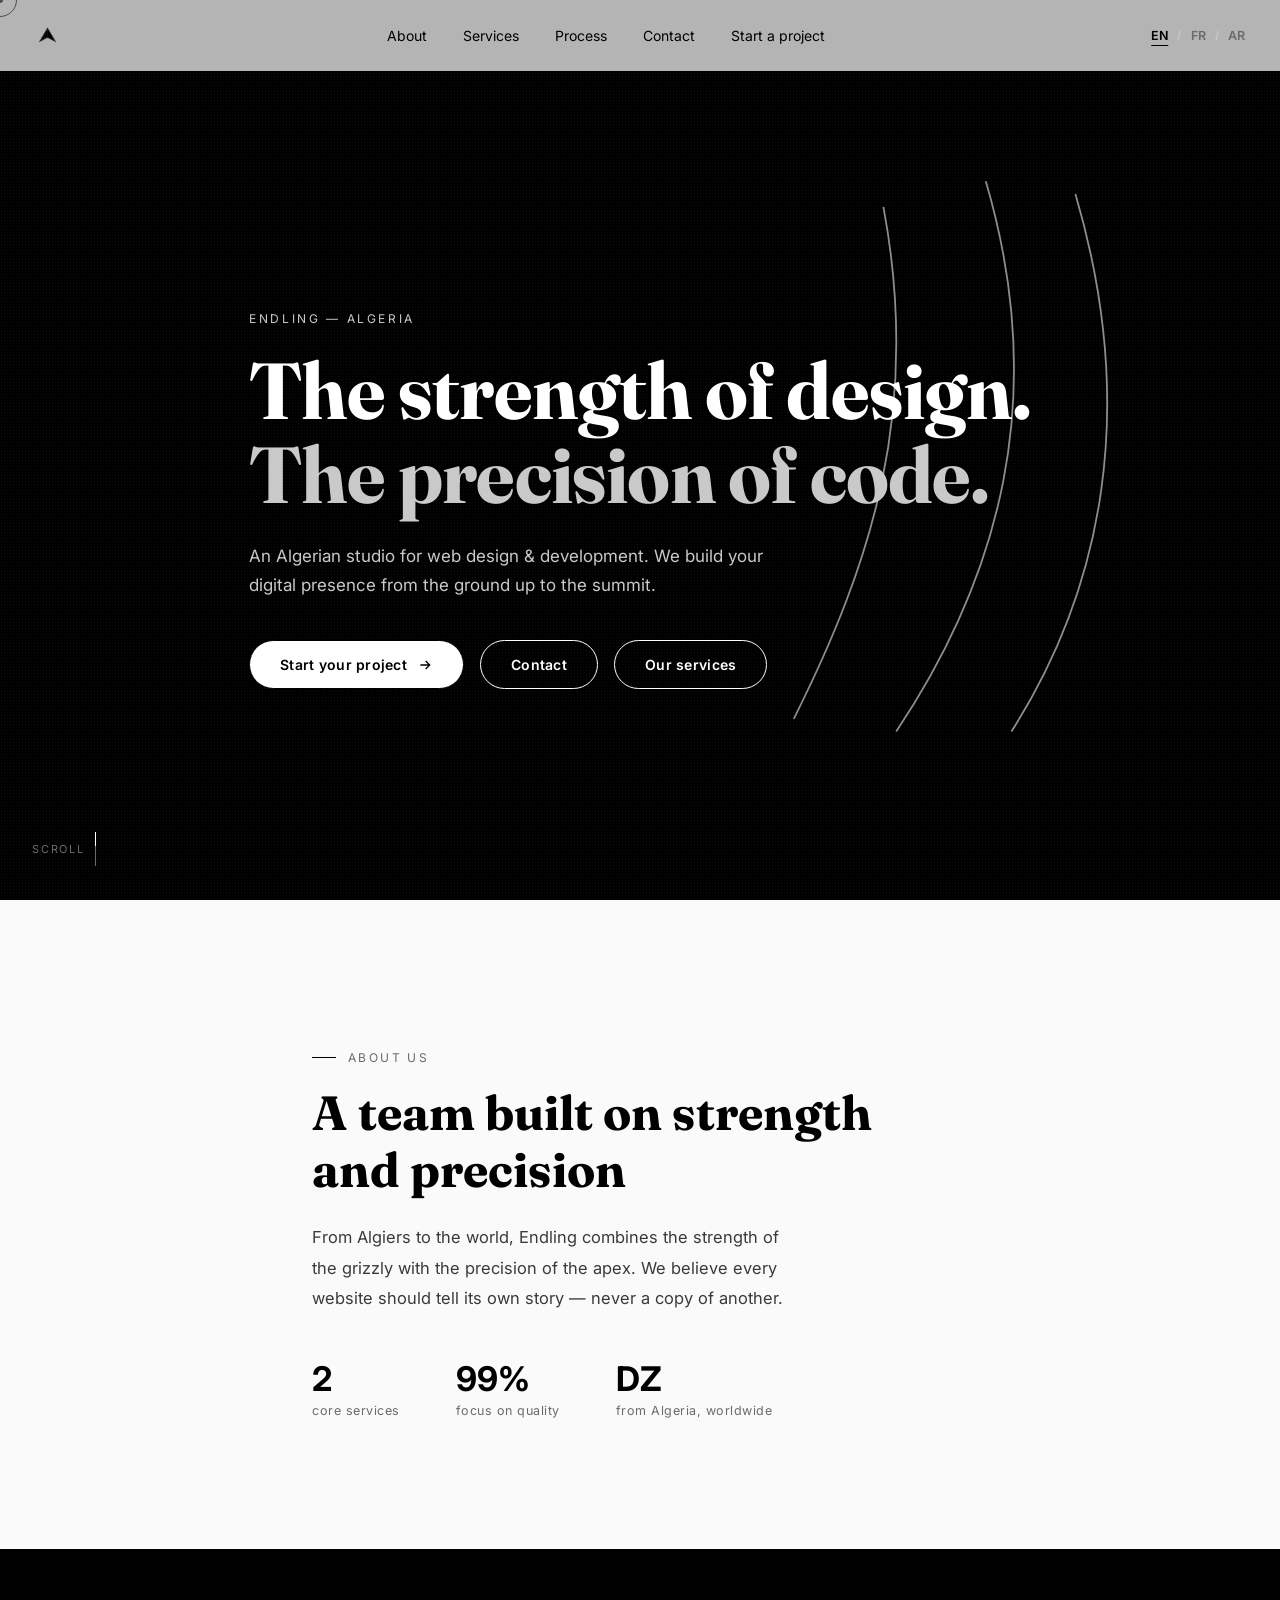
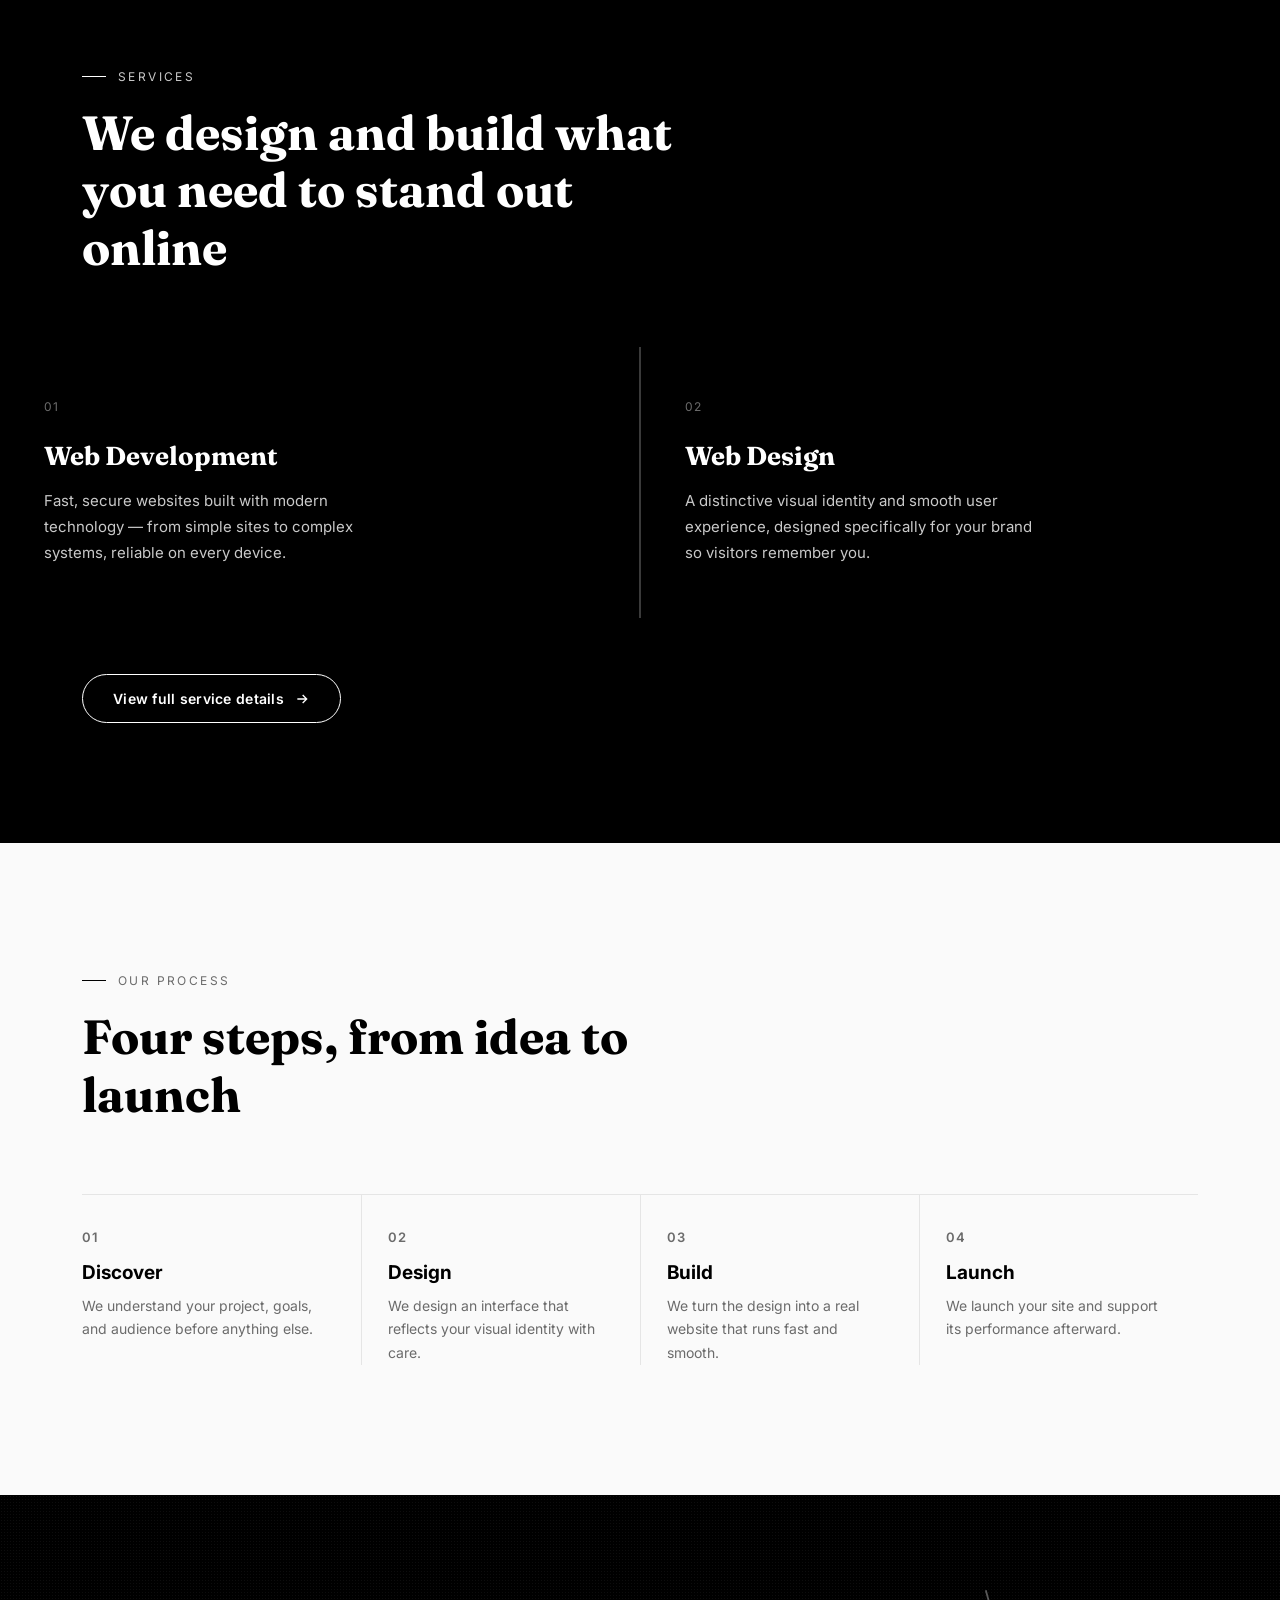
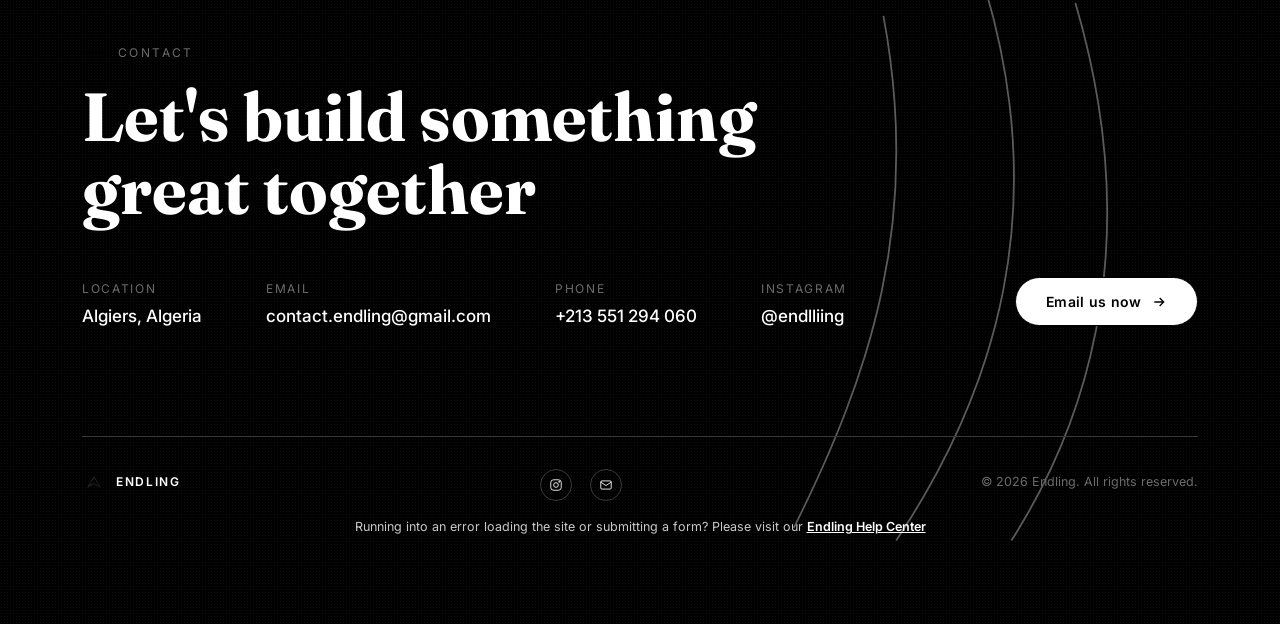
<file: index.html>
<!DOCTYPE html>
<html lang="en" dir="ltr">
<head>
<meta charset="UTF-8">
<meta name="viewport" content="width=device-width, initial-scale=1.0">
<title>Endling — Web Design & Development</title>
<link rel="preconnect" href="https://fonts.googleapis.com">
<link rel="preconnect" href="https://fonts.gstatic.com" crossorigin>
<link href="https://fonts.googleapis.com/css2?family=Fraunces:opsz,wght@9..144,400;9..144,500;9..144,600;9..144,700&family=Inter:wght@400;500;600;700&family=IBM+Plex+Sans+Arabic:wght@400;500;600;700&display=swap" rel="stylesheet">
<link rel="stylesheet" href="assets/css/style.css">
</head>
<body>
 
<div class="grain" style="position:fixed;z-index:0;"></div>
 
<header id="header">
  <a href="#top" class="logo-mark">
    <img src="assets/logo-black-transparent.png" alt="Endling" id="navLogo">
  </a>
  <nav class="links">
    <a href="#about" data-ar="من نحن" data-en="About" data-fr="À propos">About</a>
    <a href="services.html" data-ar="خدماتنا" data-en="Services" data-fr="Services">Services</a>
    <a href="#process" data-ar="طريقة عملنا" data-en="Process" data-fr="Processus">Process</a>
    <a href="index.html#contact" data-ar="تواصل معنا" data-en="Contact" data-fr="Contact">Contact</a>
    <a href="start-project.html" data-ar="اطلب موقعك" data-en="Start a project" data-fr="Démarrer un projet">Start a project</a>
  </nav>
  <div class="nav-right">
    <div class="lang-switch" id="langSwitch">
      <button data-lang="en" class="active">EN</button>
      <span class="sep">/</span>
      <button data-lang="fr">FR</button>
      <span class="sep">/</span>
      <button data-lang="ar">AR</button>
    </div>
    <button class="burger" id="burgerBtn"><span></span><span></span><span></span></button>
  </div>
</header>
 
<div id="top"></div>
 
<section class="hero">
  <div class="grain"></div>
  <svg class="claw-hero" viewBox="0 0 500 500">
    <path d="M60 460 C120 340 160 220 130 60"/>
    <path d="M140 470 C220 350 260 210 210 40"/>
    <path d="M230 470 C300 360 330 220 280 50"/>
  </svg>
  <div class="wrap">
    <div class="eyebrow" data-ar="ENDLING — الجزائر" data-en="ENDLING — ALGERIA" data-fr="ENDLING — ALGÉRIE">ENDLING — ALGERIA</div>
    <h1 class="disp">
      <span data-ar="قوة التصميم." data-en="The strength of design." data-fr="La force du design.">The strength of design.</span><br>
      <em data-ar="دقة البرمجة." data-en="The precision of code." data-fr="La précision du code.">The precision of code.</em>
    </h1>
    <p class="sub" data-ar="شركة جزائرية متخصصة في تصميم وتطوير المواقع الإلكترونية. نبني حضورك الرقمي من الأساس حتى القمة." data-en="An Algerian studio for web design & development. We build your digital presence from the ground up to the summit." data-fr="Un studio algérien de conception et développement web. Nous construisons votre présence numérique, du sol jusqu'au sommet.">An Algerian studio for web design & development. We build your digital presence from the ground up to the summit.</p>
    <div class="hero-cta">
      <a href="start-project.html" class="btn btn-solid">
        <span data-ar="ابدأ مشروعك" data-en="Start your project" data-fr="Démarrer votre projet">Start your project</span>
        <svg viewBox="0 0 24 24" fill="none" stroke="currentColor" stroke-width="2"><path d="M5 12h14M13 6l6 6-6 6"/></svg>
      </a>
      <a href="#contact" class="btn btn-ghost">
        <span data-ar="تواصل معنا" data-en="Contact" data-fr="Contact">Contact</span>
      </a>
      <a href="#services" class="btn btn-ghost">
        <span data-ar="خدماتنا" data-en="Our services" data-fr="Nos services">Our services</span>
      </a>
    </div>
  </div>
  <div class="scroll-cue">
    <span data-ar="اسحب للأسفل" data-en="Scroll" data-fr="Défiler">Scroll</span>
    <div class="line"></div>
  </div>
</section>
 
<section class="about" id="about">
  <div class="wrap about-grid">
    <div class="reveal">
      <div class="kicker" data-ar="من نحن" data-en="About us" data-fr="À propos de nous">About us</div>
      <h2 class="disp" data-ar="فريق يجمع بين القوة والدقة" data-en="A team built on strength and precision" data-fr="Une équipe fondée sur la force et la précision">A team built on strength and precision</h2>
      <p data-ar="من الجزائر العاصمة إلى العالم، نحن فريق Endling — نجمع بين قوة الدب الرمادي ودقة القمة لنصنع مواقع لا تشبه غيرها. نؤمن أن كل موقع يجب أن يروي قصته الخاصة، لا أن يكون نسخة مكررة عن غيره." data-en="From Algiers to the world, Endling combines the strength of the grizzly with the precision of the apex. We believe every website should tell its own story — never a copy of another." data-fr="D'Alger au monde entier, Endling combine la force du grizzly à la précision du sommet. Nous croyons que chaque site doit raconter sa propre histoire — jamais une copie d'un autre.">From Algiers to the world, Endling combines the strength of the grizzly with the precision of the apex. We believe every website should tell its own story — never a copy of another.</p>
      <div class="stats-row">
        <div class="stat">
          <b data-count="2" data-suffix="">02</b>
          <span data-ar="خدمات أساسية" data-en="core services" data-fr="services principaux">core services</span>
        </div>
        <div class="stat">
          <b data-count="100" data-suffix="%">100%</b>
          <span data-ar="تركيز على الجودة" data-en="focus on quality" data-fr="axé sur la qualité">focus on quality</span>
        </div>
        <div class="stat">
          <b>DZ</b>
          <span data-ar="من الجزائر للعالم" data-en="from Algeria, worldwide" data-fr="de l'Algérie au monde">from Algeria, worldwide</span>
        </div>
      </div>
    </div>
  </div>
</section>
 
<section class="services" id="services">
  <div class="wrap">
    <div class="kicker reveal" data-ar="خدماتنا" data-en="Services" data-fr="Services">Services</div>
    <h2 class="disp reveal" data-ar="نصمم ونبرمج ما تحتاجه لتتفوق رقمياً" data-en="We design and build what you need to stand out online" data-fr="Nous concevons et développons ce qu'il vous faut pour vous démarquer en ligne">We design and build what you need to stand out online</h2>
  </div>
  <div class="service-grid reveal-stagger reveal">
    <div class="service-card r-item">
      <span class="service-num">01</span>
      <h3 class="disp" data-ar="تطوير المواقع" data-en="Web Development" data-fr="Développement Web">Web Development</h3>
      <p data-ar="مواقع سريعة وآمنة، مبنية بأحدث التقنيات — من الموقع البسيط إلى الأنظمة المعقدة، وبأداء موثوق على جميع الأجهزة." data-en="Fast, secure websites built with modern technology — from simple sites to complex systems, reliable on every device." data-fr="Des sites rapides et sécurisés, conçus avec des technologies modernes — du site simple aux systèmes complexes, fiables sur tous les appareils.">Fast, secure websites built with modern technology — from simple sites to complex systems, reliable on every device.</p>
      <svg class="claw-hover" viewBox="0 0 220 220">
        <path d="M10 210 C60 150 80 90 60 10"/>
        <path d="M70 215 C130 155 150 90 120 5"/>
        <path d="M130 215 C180 160 195 95 165 15"/>
      </svg>
    </div>
    <div class="service-card r-item">
      <span class="service-num">02</span>
      <h3 class="disp" data-ar="تصميم المواقع" data-en="Web Design" data-fr="Conception Web">Web Design</h3>
      <p data-ar="هوية بصرية مميزة وتجربة استخدام سلسة، تُصمم خصيصاً لعلامتك التجارية بحيث يتذكرك زوارك من أول نظرة." data-en="A distinctive visual identity and smooth user experience, designed specifically for your brand so visitors remember you." data-fr="Une identité visuelle distinctive et une expérience utilisateur fluide, pensées pour votre marque afin que vos visiteurs se souviennent de vous.">A distinctive visual identity and smooth user experience, designed specifically for your brand so visitors remember you.</p>
      <svg class="claw-hover" viewBox="0 0 220 220">
        <path d="M10 210 C60 150 80 90 60 10"/>
        <path d="M70 215 C130 155 150 90 120 5"/>
        <path d="M130 215 C180 160 195 95 165 15"/>
      </svg>
    </div>
  </div>
  <div class="wrap" style="margin-top:56px;">
    <a href="services.html" class="btn btn-ghost" style="color:#fff;">
      <span data-ar="عرض تفاصيل الخدمات" data-en="View full service details" data-fr="Voir tous les détails des services">View full service details</span>
      <svg viewBox="0 0 24 24" fill="none" stroke="currentColor" stroke-width="2"><path d="M5 12h14M13 6l6 6-6 6"/></svg>
    </a>
  </div>
</section>
 
<section class="process" id="process">
  <div class="wrap">
    <div class="kicker reveal" data-ar="طريقة عملنا" data-en="Our process" data-fr="Notre processus">Our process</div>
    <h2 class="disp reveal" data-ar="أربع خطوات من الفكرة إلى الإطلاق" data-en="Four steps, from idea to launch" data-fr="Quatre étapes, de l'idée au lancement">Four steps, from idea to launch</h2>
    <div class="steps reveal-stagger reveal">
      <div class="step r-item">
        <div class="step-num">01</div>
        <h4 data-ar="الاكتشاف" data-en="Discover" data-fr="Découverte">Discover</h4>
        <p data-ar="نفهم مشروعك، أهدافك، وجمهورك المستهدف قبل أي خطوة." data-en="We understand your project, goals, and audience before anything else." data-fr="Nous comprenons avant tout votre projet, vos objectifs et votre public.">We understand your project, goals, and audience before anything else.</p>
      </div>
      <div class="step r-item">
        <div class="step-num">02</div>
        <h4 data-ar="التصميم" data-en="Design" data-fr="Design">Design</h4>
        <p data-ar="نصمم واجهة تعكس هويتك البصرية بدقة وذوق." data-en="We design an interface that reflects your visual identity with care." data-fr="Nous concevons une interface qui reflète votre identité visuelle avec soin.">We design an interface that reflects your visual identity with care.</p>
      </div>
      <div class="step r-item">
        <div class="step-num">03</div>
        <h4 data-ar="البرمجة" data-en="Build" data-fr="Développement">Build</h4>
        <p data-ar="نحوّل التصميم إلى موقع حقيقي يعمل بسلاسة وسرعة." data-en="We turn the design into a real website that runs fast and smooth." data-fr="Nous transformons le design en un vrai site web rapide et fluide.">We turn the design into a real website that runs fast and smooth.</p>
      </div>
      <div class="step r-item">
        <div class="step-num">04</div>
        <h4 data-ar="الإطلاق" data-en="Launch" data-fr="Lancement">Launch</h4>
        <p data-ar="ننشر موقعك ونتابع أداءه بعد الإطلاق مباشرة." data-en="We launch your site and support its performance afterward." data-fr="Nous lançons votre site et suivons ses performances par la suite.">We launch your site and support its performance afterward.</p>
      </div>
    </div>
  </div>
</section>
 
<section class="contact" id="contact">
  <div class="grain"></div>
  <svg class="claw-hero" viewBox="0 0 500 500">
    <path d="M60 460 C120 340 160 220 130 60"/>
    <path d="M140 470 C220 350 260 210 210 40"/>
    <path d="M230 470 C300 360 330 220 280 50"/>
  </svg>
  <div class="wrap contact-inner">
    <div class="kicker reveal" data-ar="تواصل معنا" data-en="Contact" data-fr="Contact">Contact</div>
    <h2 class="disp reveal" data-ar="لنبني شيئاً عظيماً معاً" data-en="Let's build something great together" data-fr="Construisons ensemble quelque chose de formidable">Let's build something great together</h2>
    <div class="contact-grid reveal">
      <div class="contact-info">
        <div class="info-block">
          <span data-ar="الموقع" data-en="Location" data-fr="Localisation">Location</span>
          <p data-ar="الجزائر العاصمة، الجزائر" data-en="Algiers, Algeria" data-fr="Alger, Algérie">Algiers, Algeria</p>
        </div>
        <div class="info-block">
          <span data-ar="البريد الإلكتروني" data-en="Email" data-fr="E-mail">Email</span>
          <a href="mailto:contact.endling@gmail.com">contact.endling@gmail.com</a>
        </div>
        <div class="info-block">
          <span data-ar="الهاتف" data-en="Phone" data-fr="Téléphone">Phone</span>
          <a href="tel:+213551294060">+213 551 294 060</a>
        </div>
        <div class="info-block">
          <span data-ar="انستغرام" data-en="Instagram" data-fr="Instagram">Instagram</span>
          <a href="https://www.instagram.com/endlliing/" target="_blank" rel="noopener">@endlliing</a>
        </div>
      </div>
      <a href="mailto:contact.endling@gmail.com" class="btn btn-solid">
        <span data-ar="راسلنا الآن" data-en="Email us now" data-fr="Écrivez-nous">Email us now</span>
        <svg viewBox="0 0 24 24" fill="none" stroke="currentColor" stroke-width="2"><path d="M5 12h14M13 6l6 6-6 6"/></svg>
      </a>
    </div>
    <footer>
      <div class="logo-mark">
        <img src="assets/logo-white-transparent.png" alt="Endling" style="height:26px;">
        <span class="logo-word" data-ar="Endling" data-en="Endling" data-fr="Endling">Endling</span>
      </div>
      <div class="social-row">
        <a href="https://www.instagram.com/endlliing/" target="_blank" rel="noopener" aria-label="Instagram">
          <svg viewBox="0 0 24 24"><rect x="3" y="3" width="18" height="18" rx="5"/><circle cx="12" cy="12" r="4"/><circle cx="17.5" cy="6.5" r="1"/></svg>
        </a>
        <a href="mailto:contact.endling@gmail.com" aria-label="Email">
          <svg viewBox="0 0 24 24"><rect x="3" y="5" width="18" height="14" rx="2"/><path d="M3 7l9 6 9-6"/></svg>
        </a>
      </div>
      <p data-ar="© 2026 Endling. جميع الحقوق محفوظة." data-en="© 2026 Endling. All rights reserved." data-fr="© 2026 Endling. Tous droits réservés.">© 2026 Endling. All rights reserved.</p>
    </footer>
    <p class="help-note">
      <span data-ar="واجهت خطأ أثناء تحميل الموقع أو إرسال نموذج؟ يرجى زيارة" data-en="Running into an error loading the site or submitting a form? Please visit our" data-fr="Une erreur lors du chargement du site ou de l'envoi d'un formulaire ? Consultez notre">Running into an error loading the site or submitting a form? Please visit our</span>
      <a href="help.html" style="text-decoration:underline;" data-ar="مركز مساعدة Endling" data-en="Endling Help Center" data-fr="Centre d'aide Endling">Endling Help Center</a>
    </p>
  </div>
</section>
 
<script src="assets/js/main.js" defer></script>
</body>
</html>
</file>
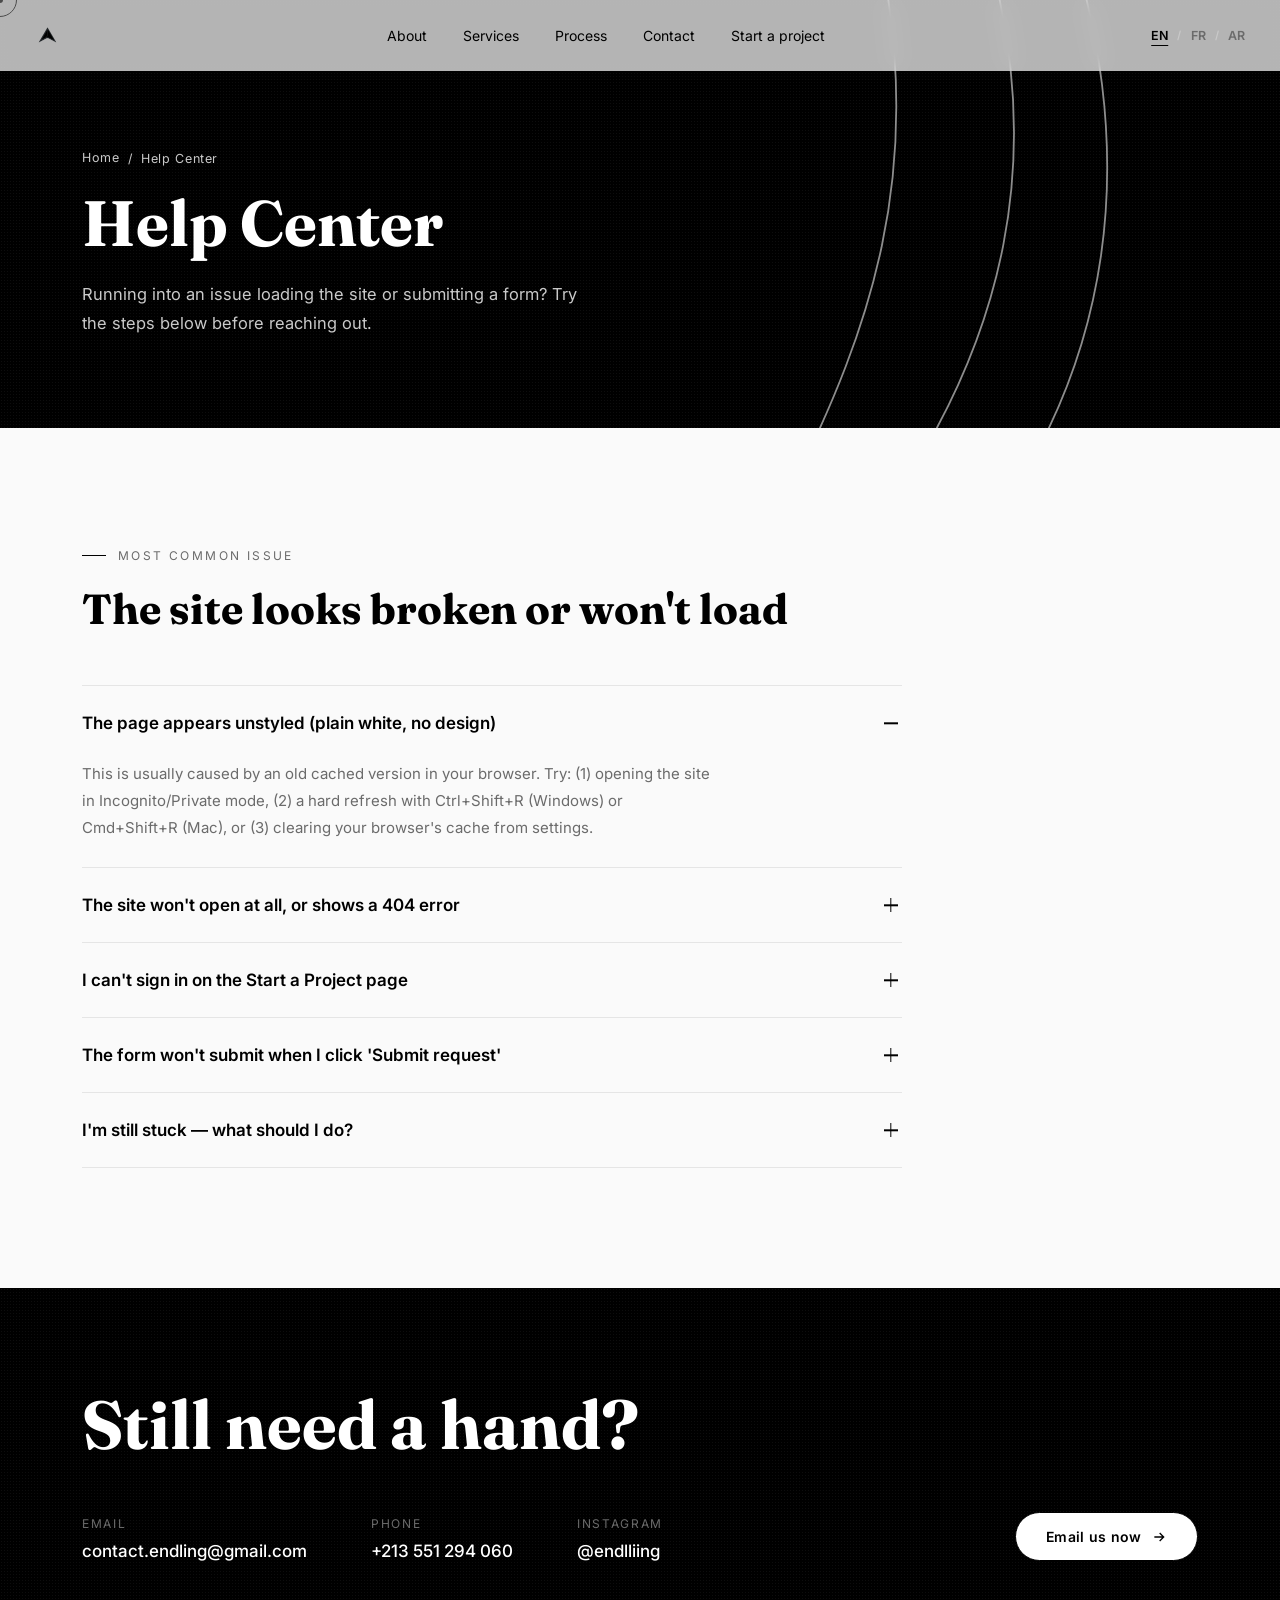
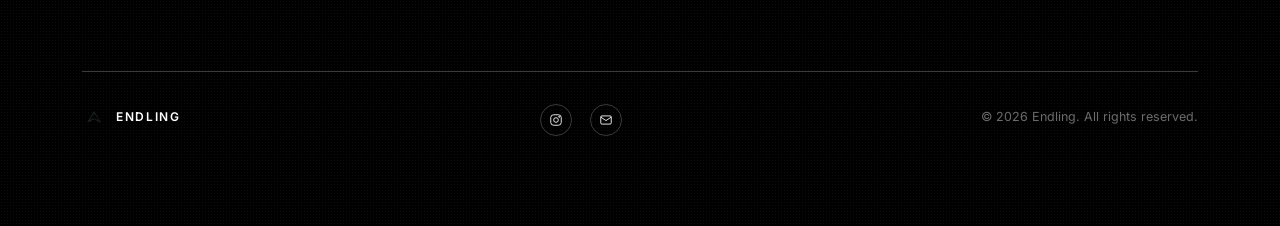
<file: help.html>
<!DOCTYPE html>
<html lang="en" dir="ltr">
<head>
<meta charset="UTF-8">
<meta name="viewport" content="width=device-width, initial-scale=1.0">
<title>Help Center — Endling</title>
<link rel="preconnect" href="https://fonts.googleapis.com">
<link rel="preconnect" href="https://fonts.gstatic.com" crossorigin>
<link href="https://fonts.googleapis.com/css2?family=Fraunces:opsz,wght@9..144,400;9..144,500;9..144,600;9..144,700&family=Inter:wght@400;500;600;700&family=IBM+Plex+Sans+Arabic:wght@400;500;600;700&display=swap" rel="stylesheet">
<link rel="stylesheet" href="assets/css/style.css">
</head>
<body>

<header id="header">
  <a href="index.html" class="logo-mark">
    <img src="assets/logo-black-transparent.png" alt="Endling">
  </a>
  <nav class="links">
    <a href="index.html#about" data-ar="من نحن" data-en="About" data-fr="À propos">About</a>
    <a href="services.html" data-ar="خدماتنا" data-en="Services" data-fr="Services">Services</a>
    <a href="index.html#process" data-ar="طريقة عملنا" data-en="Process" data-fr="Processus">Process</a>
    <a href="index.html#contact" data-ar="تواصل معنا" data-en="Contact" data-fr="Contact">Contact</a>
    <a href="start-project.html" data-ar="اطلب موقعك" data-en="Start a project" data-fr="Démarrer un projet">Start a project</a>
  </nav>
  <div class="nav-right">
    <div class="lang-switch" id="langSwitch">
      <button data-lang="en" class="active">EN</button>
      <span class="sep">/</span>
      <button data-lang="fr">FR</button>
      <span class="sep">/</span>
      <button data-lang="ar">AR</button>
    </div>
    <button class="burger" id="burgerBtn"><span></span><span></span><span></span></button>
  </div>
</header>

<section class="subhero">
  <div class="grain"></div>
  <svg class="claw-hero" viewBox="0 0 500 500">
    <path d="M60 460 C120 340 160 220 130 60"/>
    <path d="M140 470 C220 350 260 210 210 40"/>
    <path d="M230 470 C300 360 330 220 280 50"/>
  </svg>
  <div class="wrap">
    <div class="breadcrumb">
      <a href="index.html" data-ar="الرئيسية" data-en="Home" data-fr="Accueil">Home</a>
      <span>/</span>
      <span data-ar="مركز المساعدة" data-en="Help Center" data-fr="Centre d'aide">Help Center</span>
    </div>
    <h1 class="disp" data-ar="مركز المساعدة" data-en="Help Center" data-fr="Centre d'aide">Help Center</h1>
    <p class="sub" data-ar="واجهت مشكلة أثناء تصفح الموقع أو إرسال نموذج؟ جرّب الحلول أدناه قبل التواصل معنا." data-en="Running into an issue loading the site or submitting a form? Try the steps below before reaching out." data-fr="Un problème pour charger le site ou envoyer un formulaire ? Essayez les étapes ci-dessous avant de nous contacter.">
      Running into an issue loading the site or submitting a form? Try the steps below before reaching out.
    </p>
  </div>
</section>

<section class="faq">
  <div class="wrap">
    <div class="kicker reveal" data-ar="المشكلة الأكثر شيوعاً" data-en="Most common issue" data-fr="Problème le plus courant">Most common issue</div>
    <h2 class="disp reveal" data-ar="الموقع لا يظهر بشكل صحيح" data-en="The site looks broken or won't load" data-fr="Le site s'affiche mal ou ne se charge pas">The site looks broken or won't load</h2>
    <div class="faq-list reveal">

      <div class="faq-item open">
        <button class="faq-q">
          <span data-ar="الصفحة تظهر بدون تصميم (بيضاء وبدون ألوان)" data-en="The page appears unstyled (plain white, no design)" data-fr="La page s'affiche sans mise en forme (blanche, sans design)">The page appears unstyled (plain white, no design)</span>
          <span class="faq-plus"></span>
        </button>
        <div class="faq-a" style="max-height:400px;">
          <p data-ar="هذا غالباً بسبب نسخة قديمة محفوظة في متصفحك (كاش). جرّب: (1) افتح الموقع بوضع التصفح الخفي/الخاص (Incognito)، أو (2) اعمل تحديث قسري بالضغط على Ctrl+Shift+R (ويندوز) أو Cmd+Shift+R (ماك)، أو (3) امسح ذاكرة التخزين المؤقت للمتصفح من الإعدادات." data-en="This is usually caused by an old cached version in your browser. Try: (1) opening the site in Incognito/Private mode, (2) a hard refresh with Ctrl+Shift+R (Windows) or Cmd+Shift+R (Mac), or (3) clearing your browser's cache from settings." data-fr="Cela vient généralement d'une ancienne version mise en cache par votre navigateur. Essayez : (1) ouvrir le site en navigation privée, (2) forcer l'actualisation avec Ctrl+Maj+R (Windows) ou Cmd+Maj+R (Mac), ou (3) vider le cache de votre navigateur.">This is usually caused by an old cached version in your browser. Try: (1) opening the site in Incognito/Private mode, (2) a hard refresh with Ctrl+Shift+R (Windows) or Cmd+Shift+R (Mac), or (3) clearing your browser's cache from settings.</p>
        </div>
      </div>

      <div class="faq-item">
        <button class="faq-q">
          <span data-ar="الموقع لا يفتح إطلاقاً أو يظهر خطأ 404" data-en="The site won't open at all, or shows a 404 error" data-fr="Le site ne s'ouvre pas du tout, ou affiche une erreur 404">The site won't open at all, or shows a 404 error</span>
          <span class="faq-plus"></span>
        </button>
        <div class="faq-a">
          <p data-ar="تأكد من كتابة الرابط كاملاً وبشكل صحيح. تحقق أيضاً من اتصالك بالإنترنت، وجرّب فتح الموقع من متصفح آخر أو من جهاز آخر للتأكد إذا كانت المشكلة عامة أو خاصة بجهازك." data-en="Make sure the link is typed in full and correctly. Also check your internet connection, and try opening the site from a different browser or device to see if the issue is general or specific to your device." data-fr="Vérifiez que le lien est saisi en entier et correctement. Vérifiez aussi votre connexion internet, et essayez d'ouvrir le site depuis un autre navigateur ou appareil pour voir si le problème est général ou propre à votre appareil.">Make sure the link is typed in full and correctly. Also check your internet connection, and try opening the site from a different browser or device to see if the issue is general or specific to your device.</p>
        </div>
      </div>

      <div class="faq-item">
        <button class="faq-q">
          <span data-ar="لا أستطيع تسجيل الدخول في صفحة طلب المشروع" data-en="I can't sign in on the Start a Project page" data-fr="Je n'arrive pas à me connecter sur la page « Démarrer un projet »">I can't sign in on the Start a Project page</span>
          <span class="faq-plus"></span>
        </button>
        <div class="faq-a">
          <p data-ar="تأكد من كتابة البريد الإلكتروني وكلمة المرور بشكل صحيح. إذا كنت تسجل لأول مرة، اختر تبويب 'حساب جديد' بدل 'تسجيل الدخول'. يمكنك أيضاً تجربة تسجيل الدخول عبر Google بدل الإيميل." data-en="Make sure your email and password are entered correctly. If it's your first time, select the 'Create account' tab instead of 'Sign in'. You can also try signing in with Google instead of email." data-fr="Vérifiez que votre e-mail et votre mot de passe sont correctement saisis. Si c'est votre première visite, choisissez l'onglet « Créer un compte » plutôt que « Connexion ». Vous pouvez aussi essayer de vous connecter avec Google plutôt qu'avec un e-mail.">Make sure your email and password are entered correctly. If it's your first time, select the 'Create account' tab instead of 'Sign in'. You can also try signing in with Google instead of email.</p>
        </div>
      </div>

      <div class="faq-item">
        <button class="faq-q">
          <span data-ar="النموذج لا يرسل عند الضغط على 'إرسال الطلب'" data-en="The form won't submit when I click 'Submit request'" data-fr="Le formulaire ne s'envoie pas quand je clique sur « Envoyer la demande »">The form won't submit when I click 'Submit request'</span>
          <span class="faq-plus"></span>
        </button>
        <div class="faq-a">
          <p data-ar="تأكد من تعبئة الحقول المطلوبة (الاسم وفكرة المشروع). تحقق من اتصالك بالإنترنت، وحاول تحديث الصفحة ثم إعادة تسجيل الدخول وتعبئة النموذج من جديد." data-en="Make sure the required fields (name and project idea) are filled in. Check your internet connection, and try refreshing the page, then sign in again and fill the form once more." data-fr="Vérifiez que les champs requis (nom et idée de projet) sont remplis. Vérifiez votre connexion internet, puis essayez d'actualiser la page, de vous reconnecter et de remplir à nouveau le formulaire.">Make sure the required fields (name and project idea) are filled in. Check your internet connection, and try refreshing the page, then sign in again and fill the form once more.</p>
        </div>
      </div>

      <div class="faq-item">
        <button class="faq-q">
          <span data-ar="لا يزال لدي مشكلة، ماذا أفعل؟" data-en="I'm still stuck — what should I do?" data-fr="Le problème persiste, que faire ?">I'm still stuck — what should I do?</span>
          <span class="faq-plus"></span>
        </button>
        <div class="faq-a">
          <p data-ar="تواصل معنا مباشرة وسنساعدك في أسرع وقت — عبر البريد الإلكتروني، الهاتف، أو انستغرام. راجع بيانات التواصل في أسفل هذه الصفحة." data-en="Reach out to us directly and we'll help you as soon as possible — by email, phone, or Instagram. See the contact details at the bottom of this page." data-fr="Contactez-nous directement et nous vous aiderons dès que possible — par e-mail, téléphone ou Instagram. Voir les coordonnées en bas de cette page.">Reach out to us directly and we'll help you as soon as possible — by email, phone, or Instagram. See the contact details at the bottom of this page.</p>
        </div>
      </div>

    </div>
  </div>
</section>

<section class="contact" id="contact" style="padding-top:100px;">
  <div class="grain"></div>
  <div class="wrap contact-inner">
    <h2 class="disp reveal" data-ar="لا تزال بحاجة لمساعدة؟" data-en="Still need a hand?" data-fr="Besoin d'aide supplémentaire ?">Still need a hand?</h2>
    <div class="contact-grid reveal">
      <div class="contact-info">
        <div class="info-block">
          <span data-ar="البريد الإلكتروني" data-en="Email" data-fr="E-mail">Email</span>
          <a href="mailto:contact.endling@gmail.com">contact.endling@gmail.com</a>
        </div>
        <div class="info-block">
          <span data-ar="الهاتف" data-en="Phone" data-fr="Téléphone">Phone</span>
          <a href="tel:+213551294060">+213 551 294 060</a>
        </div>
        <div class="info-block">
          <span data-ar="انستغرام" data-en="Instagram" data-fr="Instagram">Instagram</span>
          <a href="https://www.instagram.com/endlliing/" target="_blank" rel="noopener">@endlliing</a>
        </div>
      </div>
      <a href="mailto:contact.endling@gmail.com" class="btn btn-solid">
        <span data-ar="راسلنا الآن" data-en="Email us now" data-fr="Écrivez-nous">Email us now</span>
        <svg viewBox="0 0 24 24" fill="none" stroke="currentColor" stroke-width="2"><path d="M5 12h14M13 6l6 6-6 6"/></svg>
      </a>
    </div>
    <footer>
      <div class="logo-mark">
        <img src="assets/logo-white-transparent.png" alt="Endling" style="height:26px;">
        <span class="logo-word" data-ar="Endling" data-en="Endling" data-fr="Endling">Endling</span>
      </div>
      <div class="social-row">
        <a href="https://www.instagram.com/endlliing/" target="_blank" rel="noopener" aria-label="Instagram">
          <svg viewBox="0 0 24 24"><rect x="3" y="3" width="18" height="18" rx="5"/><circle cx="12" cy="12" r="4"/><circle cx="17.5" cy="6.5" r="1"/></svg>
        </a>
        <a href="mailto:contact.endling@gmail.com" aria-label="Email">
          <svg viewBox="0 0 24 24"><rect x="3" y="5" width="18" height="14" rx="2"/><path d="M3 7l9 6 9-6"/></svg>
        </a>
      </div>
      <p data-ar="© 2026 Endling. جميع الحقوق محفوظة." data-en="© 2026 Endling. All rights reserved." data-fr="© 2026 Endling. Tous droits réservés.">© 2026 Endling. All rights reserved.</p>
    </footer>
  </div>
</section>

<script src="assets/js/main.js" defer></script>
</body>
</html>
</file>
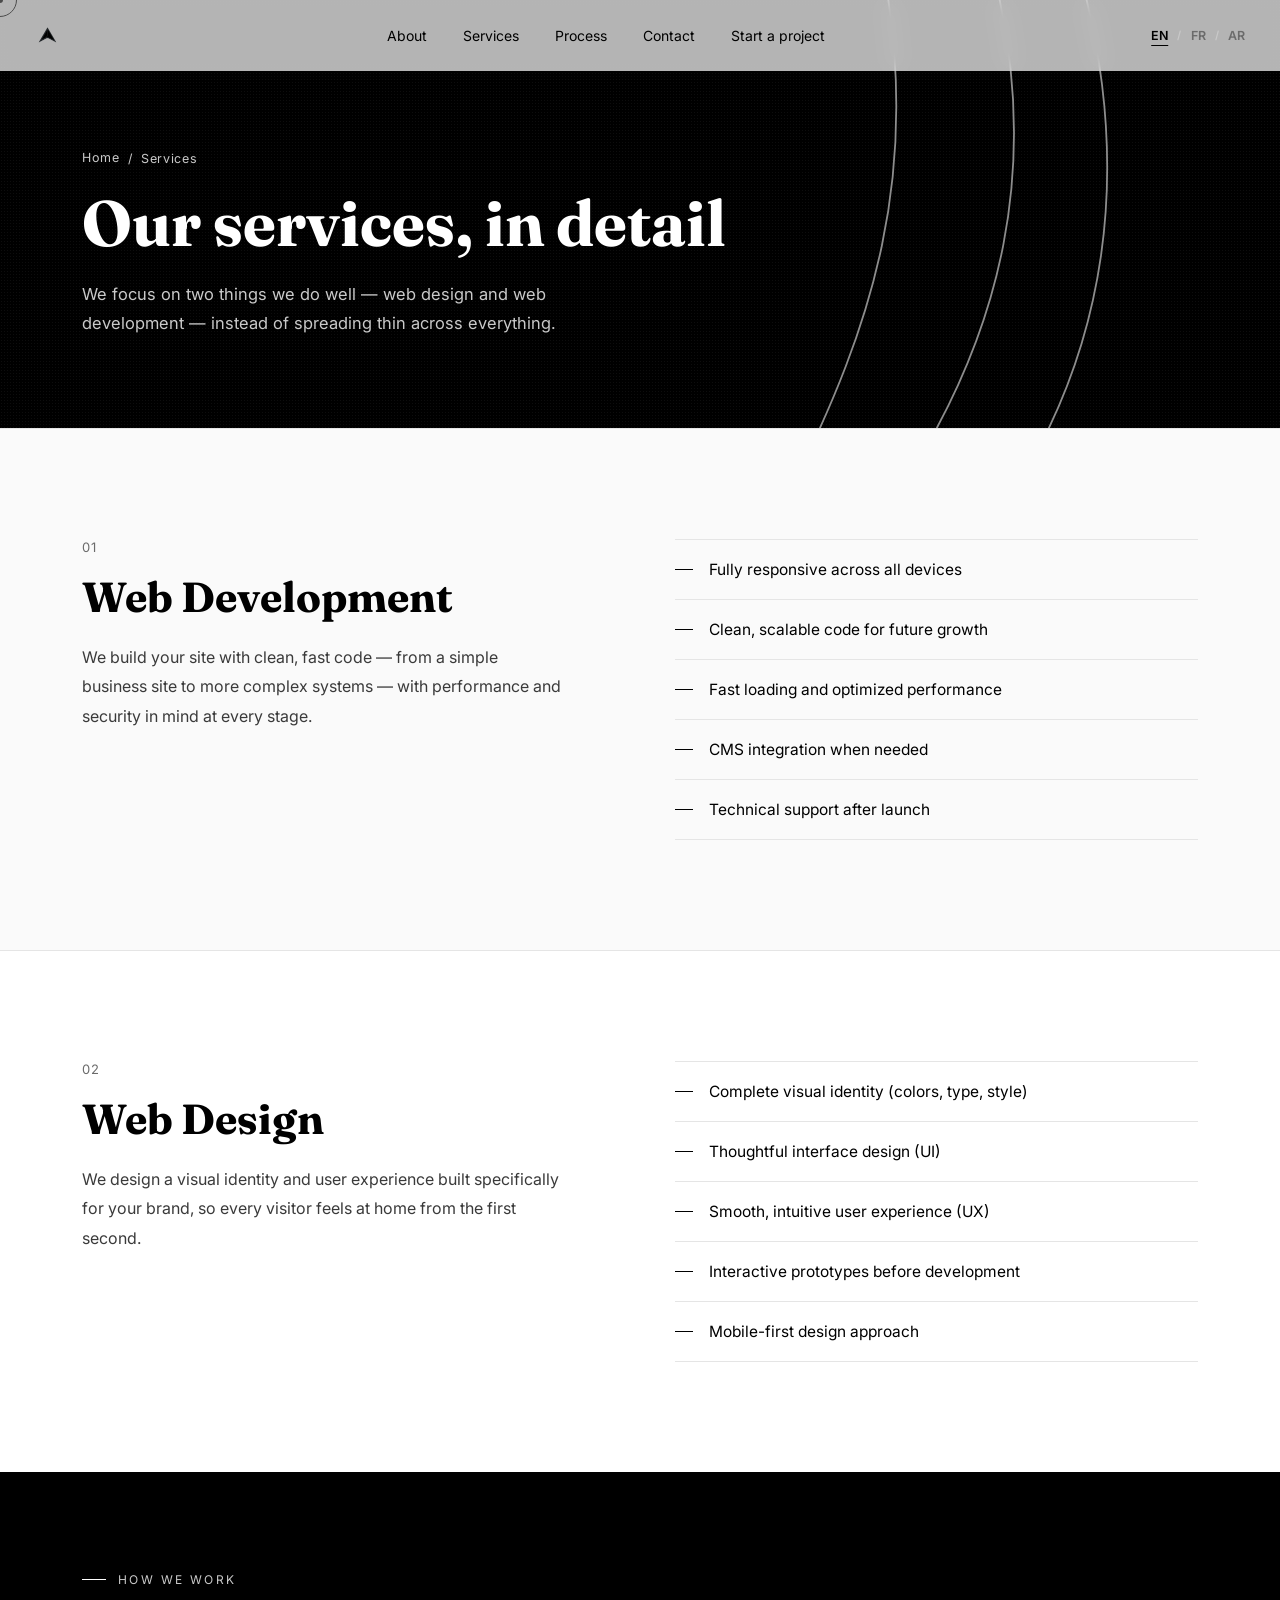
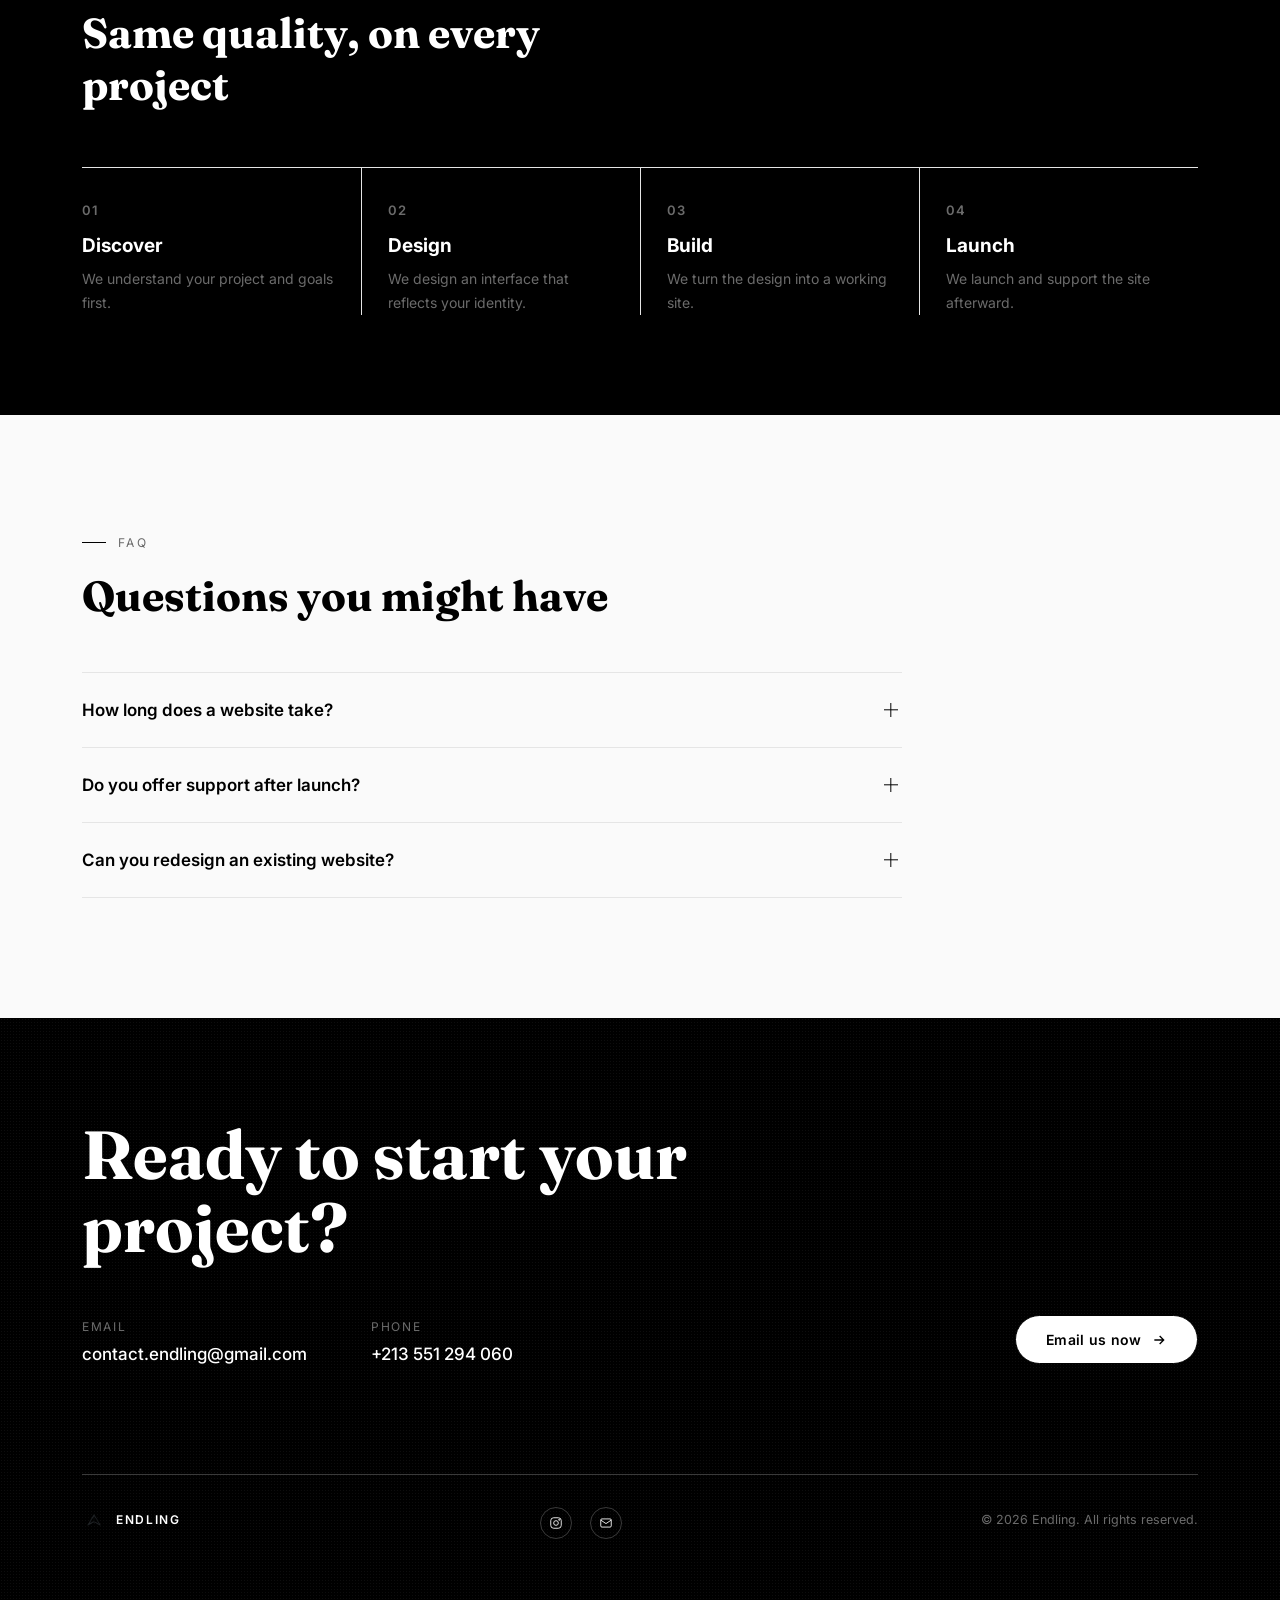
<file: services.html>
<!DOCTYPE html>
<html lang="en" dir="ltr">
<head>
<meta charset="UTF-8">
<meta name="viewport" content="width=device-width, initial-scale=1.0">
<title>Services — Endling</title>
<link rel="preconnect" href="https://fonts.googleapis.com">
<link rel="preconnect" href="https://fonts.gstatic.com" crossorigin>
<link href="https://fonts.googleapis.com/css2?family=Fraunces:opsz,wght@9..144,400;9..144,500;9..144,600;9..144,700&family=Inter:wght@400;500;600;700&family=IBM+Plex+Sans+Arabic:wght@400;500;600;700&display=swap" rel="stylesheet">
<link rel="stylesheet" href="assets/css/style.css">
</head>
<body>
 
<header id="header">
  <a href="index.html" class="logo-mark">
    <img src="assets/logo-black-transparent.png" alt="Endling">
  </a>
  <nav class="links">
    <a href="index.html#about" data-ar="من نحن" data-en="About" data-fr="À propos">About</a>
    <a href="services.html" data-ar="خدماتنا" data-en="Services" data-fr="Services">Services</a>
    <a href="index.html#process" data-ar="طريقة عملنا" data-en="Process" data-fr="Processus">Process</a>
    <a href="index.html#contact" data-ar="تواصل معنا" data-en="Contact" data-fr="Contact">Contact</a>
    <a href="start-project.html" data-ar="اطلب موقعك" data-en="Start a project" data-fr="Démarrer un projet">Start a project</a>
  </nav>
  <div class="nav-right">
    <div class="lang-switch" id="langSwitch">
      <button data-lang="en" class="active">EN</button>
      <span class="sep">/</span>
      <button data-lang="fr">FR</button>
      <span class="sep">/</span>
      <button data-lang="ar">AR</button>
    </div>
    <button class="burger" id="burgerBtn"><span></span><span></span><span></span></button>
  </div>
</header>
 
<section class="subhero">
  <div class="grain"></div>
  <svg class="claw-hero" viewBox="0 0 500 500">
    <path d="M60 460 C120 340 160 220 130 60"/>
    <path d="M140 470 C220 350 260 210 210 40"/>
    <path d="M230 470 C300 360 330 220 280 50"/>
  </svg>
  <div class="wrap">
    <div class="breadcrumb">
      <a href="index.html" data-ar="الرئيسية" data-en="Home" data-fr="Accueil">Home</a>
      <span>/</span>
      <span data-ar="خدماتنا" data-en="Services" data-fr="Services">Services</span>
    </div>
    <h1 class="disp" data-ar="خدماتنا بالتفصيل" data-en="Our services, in detail" data-fr="Nos services, en détail">Our services, in detail</h1>
    <p class="sub" data-ar="نركّز على خدمتين نتقنهما جيداً — تصميم وتطوير المواقع — بدل تشتيت الجهد على كل شيء." data-en="We focus on two things we do well — web design and web development — instead of spreading thin across everything." data-fr="Nous nous concentrons sur deux choses que nous maîtrisons — le design et le développement web — plutôt que de nous disperser.">We focus on two things we do well — web design and web development — instead of spreading thin across everything.</p>
  </div>
</section>
 
<section class="service-detail">
  <div class="wrap sd-grid reveal">
    <div>
      <span class="sd-num">01</span>
      <h2 class="disp" data-ar="تطوير المواقع" data-en="Web Development" data-fr="Développement Web">Web Development</h2>
      <p class="sd-desc" data-ar="نبني موقعك بكود نظيف وسريع، بدءاً من الموقع التعريفي البسيط إلى الأنظمة الأكثر تعقيداً، مع الحرص على الأداء والأمان في كل مرحلة." data-en="We build your site with clean, fast code — from a simple business site to more complex systems — with performance and security in mind at every stage." data-fr="Nous construisons votre site avec un code propre et rapide — d'un simple site vitrine à des systèmes plus complexes — en pensant performance et sécurité à chaque étape.">We build your site with clean, fast code — from a simple business site to more complex systems — with performance and security in mind at every stage.</p>
    </div>
    <ul class="feature-list">
      <li data-ar="تصميم متجاوب يعمل على كل الأجهزة" data-en="Fully responsive across all devices" data-fr="Entièrement responsive sur tous les appareils">Fully responsive across all devices</li>
      <li data-ar="كود نظيف وقابل للتوسّع مستقبلاً" data-en="Clean, scalable code for future growth" data-fr="Code propre et évolutif pour l'avenir">Clean, scalable code for future growth</li>
      <li data-ar="سرعة تحميل عالية وأداء محسّن" data-en="Fast loading and optimized performance" data-fr="Chargement rapide et performance optimisée">Fast loading and optimized performance</li>
      <li data-ar="ربط مع أنظمة إدارة المحتوى عند الحاجة" data-en="CMS integration when needed" data-fr="Intégration CMS si nécessaire">CMS integration when needed</li>
      <li data-ar="دعم فني بعد الإطلاق" data-en="Technical support after launch" data-fr="Support technique après le lancement">Technical support after launch</li>
    </ul>
  </div>
</section>
 
<section class="service-detail">
  <div class="wrap sd-grid reveal">
    <div>
      <span class="sd-num">02</span>
      <h2 class="disp" data-ar="تصميم المواقع" data-en="Web Design" data-fr="Conception Web">Web Design</h2>
      <p class="sd-desc" data-ar="نصمم هوية بصرية وتجربة استخدام مبنية خصيصاً لعلامتك، بحيث يشعر كل زائر أنه في المكان الصحيح من أول ثانية." data-en="We design a visual identity and user experience built specifically for your brand, so every visitor feels at home from the first second." data-fr="Nous concevons une identité visuelle et une expérience utilisateur pensées pour votre marque, afin que chaque visiteur se sente chez lui dès la première seconde.">We design a visual identity and user experience built specifically for your brand, so every visitor feels at home from the first second.</p>
    </div>
    <ul class="feature-list">
      <li data-ar="هوية بصرية متكاملة (ألوان، خطوط، أسلوب)" data-en="Complete visual identity (colors, type, style)" data-fr="Identité visuelle complète (couleurs, typographie, style)">Complete visual identity (colors, type, style)</li>
      <li data-ar="تصميم واجهات مدروس (UI)" data-en="Thoughtful interface design (UI)" data-fr="Conception d'interface soignée (UI)">Thoughtful interface design (UI)</li>
      <li data-ar="تجربة مستخدم سلسة وسهلة (UX)" data-en="Smooth, intuitive user experience (UX)" data-fr="Expérience utilisateur fluide et intuitive (UX)">Smooth, intuitive user experience (UX)</li>
      <li data-ar="نماذج تفاعلية قبل مرحلة البرمجة" data-en="Interactive prototypes before development" data-fr="Prototypes interactifs avant le développement">Interactive prototypes before development</li>
      <li data-ar="تصميم يراعي الموبايل أولاً" data-en="Mobile-first design approach" data-fr="Approche de conception mobile-first">Mobile-first design approach</li>
    </ul>
  </div>
</section>
 
<section class="mini-process">
  <div class="wrap">
    <div class="kicker reveal" data-ar="كيف نعمل" data-en="How we work" data-fr="Notre méthode">How we work</div>
    <h2 class="disp reveal" data-ar="نفس الجودة، في كل مشروع" data-en="Same quality, on every project" data-fr="La même qualité, à chaque projet">Same quality, on every project</h2>
    <div class="steps reveal-stagger reveal">
      <div class="step r-item">
        <div class="step-num">01</div>
        <h4 data-ar="الاكتشاف" data-en="Discover" data-fr="Découverte">Discover</h4>
        <p data-ar="نفهم مشروعك وأهدافك قبل أي خطوة." data-en="We understand your project and goals first." data-fr="Nous comprenons d'abord votre projet et vos objectifs.">We understand your project and goals first.</p>
      </div>
      <div class="step r-item">
        <div class="step-num">02</div>
        <h4 data-ar="التصميم" data-en="Design" data-fr="Design">Design</h4>
        <p data-ar="نصمم واجهة تعكس هويتك بدقة." data-en="We design an interface that reflects your identity." data-fr="Nous concevons une interface qui reflète votre identité.">We design an interface that reflects your identity.</p>
      </div>
      <div class="step r-item">
        <div class="step-num">03</div>
        <h4 data-ar="البرمجة" data-en="Build" data-fr="Développement">Build</h4>
        <p data-ar="نحوّل التصميم إلى موقع يعمل فعلياً." data-en="We turn the design into a working site." data-fr="Nous transformons le design en un site fonctionnel.">We turn the design into a working site.</p>
      </div>
      <div class="step r-item">
        <div class="step-num">04</div>
        <h4 data-ar="الإطلاق" data-en="Launch" data-fr="Lancement">Launch</h4>
        <p data-ar="ننشر الموقع ونتابع أداءه بعدها." data-en="We launch and support the site afterward." data-fr="Nous lançons le site et l'accompagnons ensuite.">We launch and support the site afterward.</p>
      </div>
    </div>
  </div>
</section>
 
<section class="faq">
  <div class="wrap">
    <div class="kicker reveal" data-ar="أسئلة شائعة" data-en="FAQ" data-fr="FAQ">FAQ</div>
    <h2 class="disp reveal" data-ar="أسئلة قد تدور في ذهنك" data-en="Questions you might have" data-fr="Questions fréquentes">Questions you might have</h2>
    <div class="faq-list reveal">
      <div class="faq-item">
        <button class="faq-q">
          <span data-ar="كم يستغرق تنفيذ الموقع؟" data-en="How long does a website take?" data-fr="Combien de temps prend un site web ?">How long does a website take?</span>
          <span class="faq-plus"></span>
        </button>
        <div class="faq-a"><p data-ar="يعتمد ذلك على حجم المشروع ومتطلباته. بعد مرحلة الاكتشاف، نعطيك جدولاً زمنياً واضحاً قبل البدء." data-en="It depends on the project's size and requirements. After the Discovery phase, we give you a clear timeline before starting." data-fr="Cela dépend de la taille et des besoins du projet. Après la phase de découverte, nous vous donnons un calendrier clair avant de commencer.">It depends on the project's size and requirements. After the Discovery phase, we give you a clear timeline before starting.</p></div>
      </div>
      <div class="faq-item">
        <button class="faq-q">
          <span data-ar="هل تقدمون صيانة بعد الإطلاق؟" data-en="Do you offer support after launch?" data-fr="Proposez-vous un support après le lancement ?">Do you offer support after launch?</span>
          <span class="faq-plus"></span>
        </button>
        <div class="faq-a"><p data-ar="نعم، نقدّم دعماً فنياً ومتابعة لأداء الموقع بعد إطلاقه مباشرة." data-en="Yes, we provide technical support and follow up on your site's performance right after launch." data-fr="Oui, nous fournissons un support technique et suivons les performances de votre site dès son lancement.">Yes, we provide technical support and follow up on your site's performance right after launch.</p></div>
      </div>
      <div class="faq-item">
        <button class="faq-q">
          <span data-ar="هل يمكنكم إعادة تصميم موقع قائم؟" data-en="Can you redesign an existing website?" data-fr="Pouvez-vous refondre un site existant ?">Can you redesign an existing website?</span>
          <span class="faq-plus"></span>
        </button>
        <div class="faq-a"><p data-ar="بالتأكيد. نراجع موقعك الحالي ونقترح تحسينات في التصميم والأداء وتجربة الاستخدام." data-en="Absolutely. We review your current site and propose improvements to its design, performance, and user experience." data-fr="Absolument. Nous étudions votre site actuel et proposons des améliorations de design, de performance et d'expérience utilisateur.">Absolutely. We review your current site and propose improvements to its design, performance, and user experience.</p></div>
      </div>
    </div>
  </div>
</section>
 
<section class="contact" id="contact" style="padding-top:100px;">
  <div class="grain"></div>
  <div class="wrap contact-inner">
    <h2 class="disp reveal" data-ar="جاهز تبدأ مشروعك؟" data-en="Ready to start your project?" data-fr="Prêt à démarrer votre projet ?">Ready to start your project?</h2>
    <div class="contact-grid reveal">
      <div class="contact-info">
        <div class="info-block">
          <span data-ar="البريد الإلكتروني" data-en="Email" data-fr="E-mail">Email</span>
          <a href="mailto:contact.endling@gmail.com">contact.endling@gmail.com</a>
        </div>
        <div class="info-block">
          <span data-ar="الهاتف" data-en="Phone" data-fr="Téléphone">Phone</span>
          <a href="tel:+213551294060">+213 551 294 060</a>
        </div>
      </div>
      <a href="mailto:contact.endling@gmail.com" class="btn btn-solid">
        <span data-ar="راسلنا الآن" data-en="Email us now" data-fr="Écrivez-nous">Email us now</span>
        <svg viewBox="0 0 24 24" fill="none" stroke="currentColor" stroke-width="2"><path d="M5 12h14M13 6l6 6-6 6"/></svg>
      </a>
    </div>
    <footer>
      <div class="logo-mark">
        <img src="assets/logo-white-transparent.png" alt="Endling" style="height:26px;">
        <span class="logo-word" data-ar="Endling" data-en="Endling" data-fr="Endling">Endling</span>
      </div>
      <div class="social-row">
        <a href="https://www.instagram.com/endlliing/" target="_blank" rel="noopener" aria-label="Instagram">
          <svg viewBox="0 0 24 24"><rect x="3" y="3" width="18" height="18" rx="5"/><circle cx="12" cy="12" r="4"/><circle cx="17.5" cy="6.5" r="1"/></svg>
        </a>
        <a href="mailto:contact.endling@gmail.com" aria-label="Email">
          <svg viewBox="0 0 24 24"><rect x="3" y="5" width="18" height="14" rx="2"/><path d="M3 7l9 6 9-6"/></svg>
        </a>
      </div>
      <p data-ar="© 2026 Endling. جميع الحقوق محفوظة." data-en="© 2026 Endling. All rights reserved." data-fr="© 2026 Endling. Tous droits réservés.">© 2026 Endling. All rights reserved.</p>
    </footer>
  </div>
</section>
 
<script src="assets/js/main.js" defer></script>
</body>
</html>
</file>
<file: assets/css/style.css>
:root{
    --black:#000000;
    --white:#ffffff;
    --off-white:#fafafa;
    --gray-900:#111111;
    --gray-700:#3a3a3a;
    --gray-600:#6b6b6b;
    --gray-300:#c9c9c9;
    --gray-200:#e5e5e5;
    --ease:cubic-bezier(.16,.8,.24,1);
  }
  *{box-sizing:border-box;margin:0;padding:0;}
  html{scroll-behavior:smooth;}
  body{
    background:var(--off-white);
    color:var(--black);
    font-family:'IBM Plex Sans Arabic','Inter',sans-serif;
    overflow-x:hidden;
    -webkit-font-smoothing:antialiased;
  }
  html[dir="ltr"] body{ font-family:'Inter','IBM Plex Sans Arabic',sans-serif; }
  .disp{ font-family:'IBM Plex Sans Arabic','Fraunces',serif; font-weight:700; }
  html[dir="ltr"] .disp{ font-family:'Fraunces','IBM Plex Sans Arabic',serif; }
 
  a{color:inherit;text-decoration:none;}
  img{max-width:100%;display:block;}
  section{position:relative;}
  .wrap{max-width:1180px;margin:0 auto;padding:0 32px;}
 
  /* ===== NAV ===== */
  header{
    position:fixed;top:0;left:0;right:0;z-index:100;
    display:flex;align-items:center;justify-content:space-between;
    padding:18px 32px;
    background:rgba(250,250,250,.72);
    backdrop-filter:blur(10px);
    border-bottom:1px solid transparent;
    transition:border-color .3s var(--ease), background .3s var(--ease);
  }
  header.scrolled{border-color:var(--gray-200);}
  .logo-mark{display:flex;align-items:center;gap:10px;}
  .logo-mark img{height:34px;width:auto;}
  .logo-word{font-size:14px;letter-spacing:.14em;font-weight:600;text-transform:uppercase;}
  nav.links{display:flex;gap:36px;font-size:14px;}
  nav.links a{position:relative;padding:4px 0;}
  nav.links a::after{
    content:"";position:absolute;bottom:0;left:0;right:0;height:1px;
    background:var(--black);transform:scaleX(0);transform-origin:right;
    transition:transform .35s var(--ease);
  }
  html[dir="ltr"] nav.links a::after{transform-origin:left;}
  nav.links a:hover::after{transform:scaleX(1);}
  .nav-right{display:flex;align-items:center;gap:22px;}
  .lang-switch{display:flex;align-items:center;gap:6px;font-size:12.5px;font-weight:600;letter-spacing:.03em;}
  .lang-switch button{
    background:none;border:none;padding:6px 3px;cursor:pointer;font:inherit;
    color:var(--gray-600);transition:color .25s var(--ease);
  }
  .lang-switch button.active{color:var(--black);text-decoration:underline;text-underline-offset:5px;}
  .lang-switch button:hover{color:var(--black);}
  .lang-switch .sep{color:var(--gray-300);font-size:11px;}
  .burger{display:none;flex-direction:column;gap:5px;cursor:pointer;background:none;border:none;}
  .burger span{width:22px;height:1.5px;background:var(--black);}
 
  /* ===== HERO ===== */
  .hero{
    min-height:100vh;background:var(--black);color:var(--white);
    display:flex;flex-direction:column;justify-content:center;
    padding-top:100px;position:relative;overflow:hidden;
  }
  .grain{
    position:absolute;inset:0;opacity:.05;pointer-events:none;
    background-image:radial-gradient(circle,#fff 1px,transparent 1px);
    background-size:3px 3px;
  }
  .claw-hero{
    position:absolute;top:50%;right:-6%;transform:translateY(-50%);
    width:640px;height:640px;opacity:.55;pointer-events:none;
  }
  html[dir="rtl"] .claw-hero{right:auto;left:-8%;transform:translateY(-50%) scaleX(-1);}
  .claw-hero path{
    fill:none;stroke:var(--white);stroke-width:1.4;
    stroke-dasharray:900;stroke-dashoffset:900;
    animation:drawClaw 2.6s var(--ease) forwards;
  }
  .claw-hero path:nth-child(2){animation-delay:.18s;}
  .claw-hero path:nth-child(3){animation-delay:.36s;}
  @keyframes drawClaw{to{stroke-dashoffset:0;}}
 
  .eyebrow{
    font-size:12px;letter-spacing:.22em;text-transform:uppercase;
    color:var(--gray-300);margin-bottom:22px;
    opacity:0;transform:translateY(10px);
    animation:riseIn .7s var(--ease) forwards;animation-delay:.15s;
  }
  .hero h1{
    font-size:clamp(38px,6.2vw,86px);line-height:1.06;letter-spacing:-.01em;
    max-width:900px;
    opacity:0;transform:translateY(18px);
    animation:riseIn .8s var(--ease) forwards;animation-delay:.3s;
  }
  .hero h1 em{font-style:normal;color:var(--gray-300);}
  .hero p.sub{
    margin-top:26px;max-width:520px;font-size:17px;line-height:1.7;color:var(--gray-300);
    opacity:0;transform:translateY(14px);
    animation:riseIn .8s var(--ease) forwards;animation-delay:.5s;
  }
  .hero-cta{
    margin-top:40px;display:flex;gap:16px;flex-wrap:wrap;
    opacity:0;transform:translateY(14px);
    animation:riseIn .8s var(--ease) forwards;animation-delay:.68s;
  }
  @keyframes riseIn{to{opacity:1;transform:translateY(0);}}
 
  .btn{
    display:inline-flex;align-items:center;gap:10px;
    padding:15px 30px;border-radius:999px;font-size:14px;font-weight:600;
    letter-spacing:.02em;cursor:pointer;border:1px solid currentColor;
    transition:transform .3s var(--ease), background .3s var(--ease), color .3s var(--ease);
  }
  .btn-solid{background:var(--white);color:var(--black);}
  .btn-solid:hover{transform:translateY(-2px);}
  .btn-ghost{background:transparent;color:var(--white);}
  .btn-ghost:hover{background:var(--white);color:var(--black);}
  .btn svg{width:16px;height:16px;transition:transform .3s var(--ease);}
  html[dir="rtl"] .btn svg{transform:scaleX(-1);}
  .btn:hover svg{transform:translateX(3px);}
  html[dir="rtl"] .btn:hover svg{transform:scaleX(-1) translateX(3px);}
 
  .scroll-cue{
    position:absolute;bottom:34px;left:32px;display:flex;align-items:center;gap:10px;
    font-size:11px;letter-spacing:.16em;text-transform:uppercase;color:var(--gray-600);
  }
  html[dir="rtl"] .scroll-cue{left:auto;right:32px;}
  .scroll-cue .line{width:1px;height:34px;background:var(--gray-600);overflow:hidden;position:relative;}
  .scroll-cue .line::after{
    content:"";position:absolute;top:0;left:0;right:0;height:40%;background:var(--white);
    animation:cue 1.8s ease-in-out infinite;
  }
  @keyframes cue{0%{top:-40%;}100%{top:100%;}}
 
  /* ===== reveal on scroll ===== */
  .reveal{opacity:0;transform:translateY(28px);transition:opacity .8s var(--ease), transform .8s var(--ease);}
  .reveal.in{opacity:1;transform:translateY(0);}
  .reveal-stagger.in .r-item:nth-child(1){transition-delay:.03s;}
  .reveal-stagger.in .r-item:nth-child(2){transition-delay:.12s;}
  .reveal-stagger.in .r-item:nth-child(3){transition-delay:.21s;}
  .reveal-stagger.in .r-item:nth-child(4){transition-delay:.3s;}
  .r-item{opacity:0;transform:translateY(24px);transition:opacity .7s var(--ease), transform .7s var(--ease);}
  .reveal-stagger.in .r-item{opacity:1;transform:translateY(0);}
 
  /* ===== ABOUT ===== */
  .about{padding:150px 0 130px;background:var(--off-white);}
  .about-grid{display:block;max-width:720px;}
  .kicker{
    font-size:12px;letter-spacing:.2em;text-transform:uppercase;color:var(--gray-600);
    display:flex;align-items:center;gap:12px;margin-bottom:20px;
  }
  .kicker::before{content:"";width:24px;height:1px;background:var(--black);}
  .about h2{font-size:clamp(30px,4vw,48px);line-height:1.18;margin-bottom:24px;}
  .about p{font-size:16.5px;line-height:1.85;color:var(--gray-700);max-width:480px;}
  .stats-row{display:flex;gap:56px;margin-top:44px;flex-wrap:wrap;}
  .stat b{display:block;font-size:34px;font-weight:700;}
  .stat span{font-size:12.5px;color:var(--gray-600);letter-spacing:.04em;}
 
  /* ===== SERVICES ===== */
  .services{padding:120px 0;background:var(--black);color:var(--white);}
  .services .kicker{color:var(--gray-300);}
  .services .kicker::before{background:var(--white);}
  .services h2{font-size:clamp(30px,4vw,48px);max-width:640px;line-height:1.2;margin-bottom:70px;}
  .service-grid{display:grid;grid-template-columns:1fr 1fr;gap:2px;background:var(--gray-700);}
  .service-card{
    background:var(--black);padding:52px 44px;position:relative;overflow:hidden;
    transition:background .4s var(--ease);
  }
  .service-card:hover{background:#0a0a0a;}
  .service-num{font-size:12px;color:var(--gray-600);letter-spacing:.1em;margin-bottom:26px;display:block;}
  .service-card h3{font-size:26px;margin-bottom:16px;}
  .service-card p{color:var(--gray-300);font-size:15px;line-height:1.75;max-width:360px;}
  .claw-hover{
    position:absolute;bottom:-40px;inset-inline-end:-40px;width:220px;height:220px;opacity:0;
    transition:opacity .5s var(--ease), transform .5s var(--ease);
    transform:scale(.85) rotate(0deg);
  }
  .service-card:hover .claw-hover{opacity:.9;transform:scale(1) rotate(-6deg);}
  .claw-hover path{fill:none;stroke:var(--white);stroke-width:1.3;}
 
  /* ===== PROCESS ===== */
  .process{padding:130px 0;background:var(--off-white);}
  .process h2{font-size:clamp(30px,4vw,48px);margin-bottom:70px;max-width:600px;line-height:1.2;}
  .steps{display:grid;grid-template-columns:repeat(4,1fr);gap:0;border-top:1px solid var(--gray-200);}
  .step{padding:34px 26px 0;border-inline-start:1px solid var(--gray-200);position:relative;}
  .step:first-child{border-inline-start:none;padding-inline-start:0;}
  .step-num{font-size:13px;color:var(--gray-600);font-weight:600;letter-spacing:.05em;}
  .step h4{font-size:19px;margin:16px 0 10px;}
  .step p{font-size:14px;color:var(--gray-600);line-height:1.7;}
 
  /* ===== CONTACT ===== */
  .contact{padding:150px 0 90px;background:var(--black);color:var(--white);position:relative;overflow:hidden;}
  .contact .claw-hero{opacity:.35;}
  .contact-inner{position:relative;z-index:2;}
  .contact h2{font-size:clamp(34px,5.6vw,68px);line-height:1.08;max-width:760px;margin-bottom:50px;}
  .contact-grid{display:flex;justify-content:space-between;gap:40px;flex-wrap:wrap;align-items:flex-end;}
  .contact-info{display:flex;gap:64px;flex-wrap:wrap;}
  .info-block span{display:block;font-size:12px;letter-spacing:.14em;text-transform:uppercase;color:var(--gray-600);margin-bottom:10px;}
  .info-block a, .info-block p{font-size:17px;font-weight:500;}
  .info-block a{border-bottom:1px solid transparent;transition:border-color .3s var(--ease);}
  .info-block a:hover{border-color:var(--white);}
 
  footer{
    margin-top:110px;padding-top:26px;border-top:1px solid var(--gray-700);
    display:flex;justify-content:space-between;align-items:center;flex-wrap:wrap;gap:14px;
  }
  footer p{font-size:12.5px;color:var(--gray-600);}
  footer .logo-word{font-size:12px;}
 
 
  @media (max-width:860px){
    nav.links{display:none;}
    .burger{display:flex;}
    .service-grid{grid-template-columns:1fr;}
    .steps{grid-template-columns:1fr;}
    .step{border-inline-start:none;border-top:1px solid var(--gray-200);padding-top:28px;}
    .step:first-child{border-top:none;padding-top:0;}
    .contact-info{gap:36px;}
    .claw-hero{opacity:.25;width:420px;height:420px;}
  }
  @media (prefers-reduced-motion: reduce){
    *{animation-duration:.01ms !important;transition-duration:.01ms !important;}
  }
 
  /* ===== SCROLL PROGRESS ===== */
  .scroll-progress{
    position:fixed;top:0;left:0;right:0;height:3px;z-index:200;
    background:var(--white);mix-blend-mode:difference;
    transform-origin:left;transform:scaleX(0);
    transition:transform .1s linear;
  }
  html[dir="rtl"] .scroll-progress{transform-origin:right;}
 
  /* ===== CUSTOM CURSOR ===== */
  @media (pointer:fine){
    body.has-cursor, body.has-cursor a, body.has-cursor button{cursor:none;}
    .cursor-dot, .cursor-ring{
      position:fixed;top:0;left:0;z-index:300;pointer-events:none;
      border-radius:50%;transform:translate(-50%,-50%);
    }
    .cursor-dot{width:6px;height:6px;background:var(--white);mix-blend-mode:difference;}
    .cursor-ring{
      width:34px;height:34px;border:1px solid var(--white);mix-blend-mode:difference;
      transition:width .25s var(--ease), height .25s var(--ease), opacity .25s var(--ease);
    }
    .cursor-ring.hover{width:64px;height:64px;}
    .cursor-claw{
      position:fixed;top:0;left:0;z-index:300;pointer-events:none;width:40px;height:40px;
      transform:translate(-50%,-50%) scale(.5) rotate(-12deg);opacity:0;
      transition:opacity .25s var(--ease), transform .25s var(--ease);
      mix-blend-mode:difference;
    }
    .cursor-claw.hover{opacity:1;transform:translate(-50%,-50%) scale(1) rotate(-12deg);}
    .cursor-claw path{fill:none;stroke:var(--white);stroke-width:1.4;}
  }
  @media (pointer:coarse){ .cursor-dot,.cursor-ring,.cursor-claw{display:none;} }
 
  /* ===== SUB-HERO (inner pages) ===== */
  .subhero{
    background:var(--black);color:var(--white);padding:150px 0 90px;position:relative;overflow:hidden;
  }
  .breadcrumb{font-size:12.5px;color:var(--gray-300);letter-spacing:.05em;margin-bottom:22px;display:flex;gap:8px;align-items:center;}
  .breadcrumb a{border-bottom:1px solid transparent;transition:border-color .3s var(--ease);}
  .breadcrumb a:hover{border-color:var(--gray-300);}
  .subhero h1{font-size:clamp(34px,5.4vw,64px);line-height:1.1;max-width:760px;}
  .subhero p.sub{margin-top:22px;max-width:520px;font-size:16.5px;line-height:1.75;color:var(--gray-300);}
 
  /* ===== SERVICE DETAIL ===== */
  .service-detail{padding:110px 0;background:var(--off-white);border-top:1px solid var(--gray-200);}
  .service-detail:nth-child(even){background:var(--white);}
  .sd-grid{display:grid;grid-template-columns:1fr 1fr;gap:70px;align-items:start;}
  .sd-num{font-size:13px;color:var(--gray-600);letter-spacing:.1em;margin-bottom:18px;display:block;}
  .sd-grid h2{font-size:clamp(28px,3.6vw,42px);margin-bottom:20px;line-height:1.18;}
  .sd-grid p.sd-desc{font-size:16px;line-height:1.85;color:var(--gray-700);max-width:480px;margin-bottom:0;}
  .feature-list{list-style:none;display:flex;flex-direction:column;gap:0;border-top:1px solid var(--gray-200);}
  .feature-list li{
    padding:20px 0;border-bottom:1px solid var(--gray-200);
    display:flex;align-items:center;gap:16px;font-size:15.5px;
  }
  .feature-list li::before{content:"";width:18px;height:1px;background:var(--black);flex:none;}
 
  /* ===== MINI PROCESS STRIP ===== */
  .mini-process{padding:100px 0;background:var(--black);color:var(--white);}
  .mini-process .kicker{color:var(--gray-300);}
  .mini-process .kicker::before{background:var(--white);}
  .mini-process h2{font-size:clamp(28px,3.6vw,42px);margin-bottom:56px;max-width:600px;}
 
  /* ===== FAQ ACCORDION ===== */
  .faq{padding:120px 0;background:var(--off-white);}
  .faq h2{font-size:clamp(28px,3.6vw,42px);margin-bottom:50px;}
  .faq-list{border-top:1px solid var(--gray-200);max-width:820px;}
  .faq-item{border-bottom:1px solid var(--gray-200);}
  .faq-q{
    display:flex;align-items:center;justify-content:space-between;gap:20px;
    padding:26px 0;cursor:pointer;background:none;border:none;width:100%;
    text-align:inherit;font-size:17px;font-weight:600;color:var(--black);font-family:inherit;
  }
  .faq-plus{
    width:22px;height:22px;flex:none;position:relative;
  }
  .faq-plus::before,.faq-plus::after{
    content:"";position:absolute;top:50%;left:50%;background:var(--black);
    transform:translate(-50%,-50%);transition:transform .35s var(--ease), opacity .35s var(--ease);
  }
  .faq-plus::before{width:14px;height:1.4px;}
  .faq-plus::after{width:1.4px;height:14px;}
  .faq-item.open .faq-plus::after{transform:translate(-50%,-50%) rotate(90deg);opacity:0;}
  .faq-a{
    max-height:0;overflow:hidden;transition:max-height .4s var(--ease);
  }
  .faq-a p{padding:0 0 26px;font-size:15px;line-height:1.8;color:var(--gray-600);max-width:640px;}
 
  /* ===== SOCIAL ROW ===== */
  .social-row{display:flex;gap:18px;margin-top:6px;}
  .social-row a{
    width:38px;height:38px;border:1px solid var(--gray-700);border-radius:50%;
    display:flex;align-items:center;justify-content:center;
    transition:background .3s var(--ease), border-color .3s var(--ease);
  }
  .social-row a:hover{background:var(--white);border-color:var(--white);}
  .social-row a:hover svg{stroke:var(--black);}
  .social-row svg{width:17px;height:17px;stroke:var(--white);fill:none;stroke-width:1.5;transition:stroke .3s var(--ease);}
  footer .social-row a{width:32px;height:32px;}
  footer .social-row svg{width:14px;height:14px;}
 
  @media (max-width:860px){
    .sd-grid{grid-template-columns:1fr;gap:34px;}
  }
 
  /* ===== AUTH / PROJECT REQUEST PAGE ===== */
  .auth-card{
    max-width:460px;margin:0 auto;background:var(--white);border:1px solid var(--gray-200);
    border-radius:18px;padding:40px 32px;
  }
  .auth-tabs{display:flex;gap:0;border-bottom:1px solid var(--gray-200);margin-bottom:28px;}
  .auth-tab{
    flex:1;background:none;border:none;padding:12px 0;font:inherit;font-size:14px;font-weight:600;
    color:var(--gray-600);cursor:pointer;border-bottom:2px solid transparent;transition:color .25s var(--ease), border-color .25s var(--ease);
  }
  .auth-tab.active{color:var(--black);border-color:var(--black);}
  .field{margin-bottom:18px;}
  .field label{display:block;font-size:12.5px;letter-spacing:.03em;color:var(--gray-600);margin-bottom:8px;}
  .field input, .field textarea, .field select{
    width:100%;padding:13px 15px;border:1px solid var(--gray-200);border-radius:10px;
    font:inherit;font-size:15px;background:var(--off-white);color:var(--black);
    transition:border-color .25s var(--ease);
  }
  .field input:focus, .field textarea:focus, .field select:focus{outline:none;border-color:var(--black);}
  .field textarea{resize:vertical;min-height:110px;}
  .btn-full{width:100%;justify-content:center;}
  .btn-google{
    width:100%;justify-content:center;background:var(--white);color:var(--black);
    border:1px solid var(--gray-200);gap:12px;
  }
  .btn-google:hover{background:var(--off-white);}
  .btn-google svg{width:18px;height:18px;}
  .auth-divider{display:flex;align-items:center;gap:14px;margin:22px 0;font-size:12.5px;color:var(--gray-600);}
  .auth-divider::before, .auth-divider::after{content:"";flex:1;height:1px;background:var(--gray-200);}
  .form-msg{font-size:13.5px;margin-top:14px;line-height:1.6;}
  .form-msg.error{color:#b3261e;}
  .form-msg.success{color:#1a7a1a;}
  .hidden{display:none !important;}
  .user-badge{
    display:flex;align-items:center;justify-content:space-between;gap:12px;
    background:var(--off-white);border:1px solid var(--gray-200);border-radius:12px;
    padding:14px 18px;margin-bottom:28px;font-size:14px;
  }
  .user-badge button{background:none;border:none;font:inherit;color:var(--gray-600);cursor:pointer;text-decoration:underline;}
  .step-indicator{display:flex;gap:10px;justify-content:center;margin-bottom:36px;}
  .step-dot{width:8px;height:8px;border-radius:50%;background:var(--gray-200);transition:background .3s var(--ease);}
  .step-dot.active{background:var(--black);}
 
  .help-note{
    max-width:1180px;margin:18px auto 0;padding:0 32px 0;
    font-size:12.5px;color:var(--gray-300);text-align:center;
  }
  .help-note a{color:var(--white);font-weight:600;}
</file>
